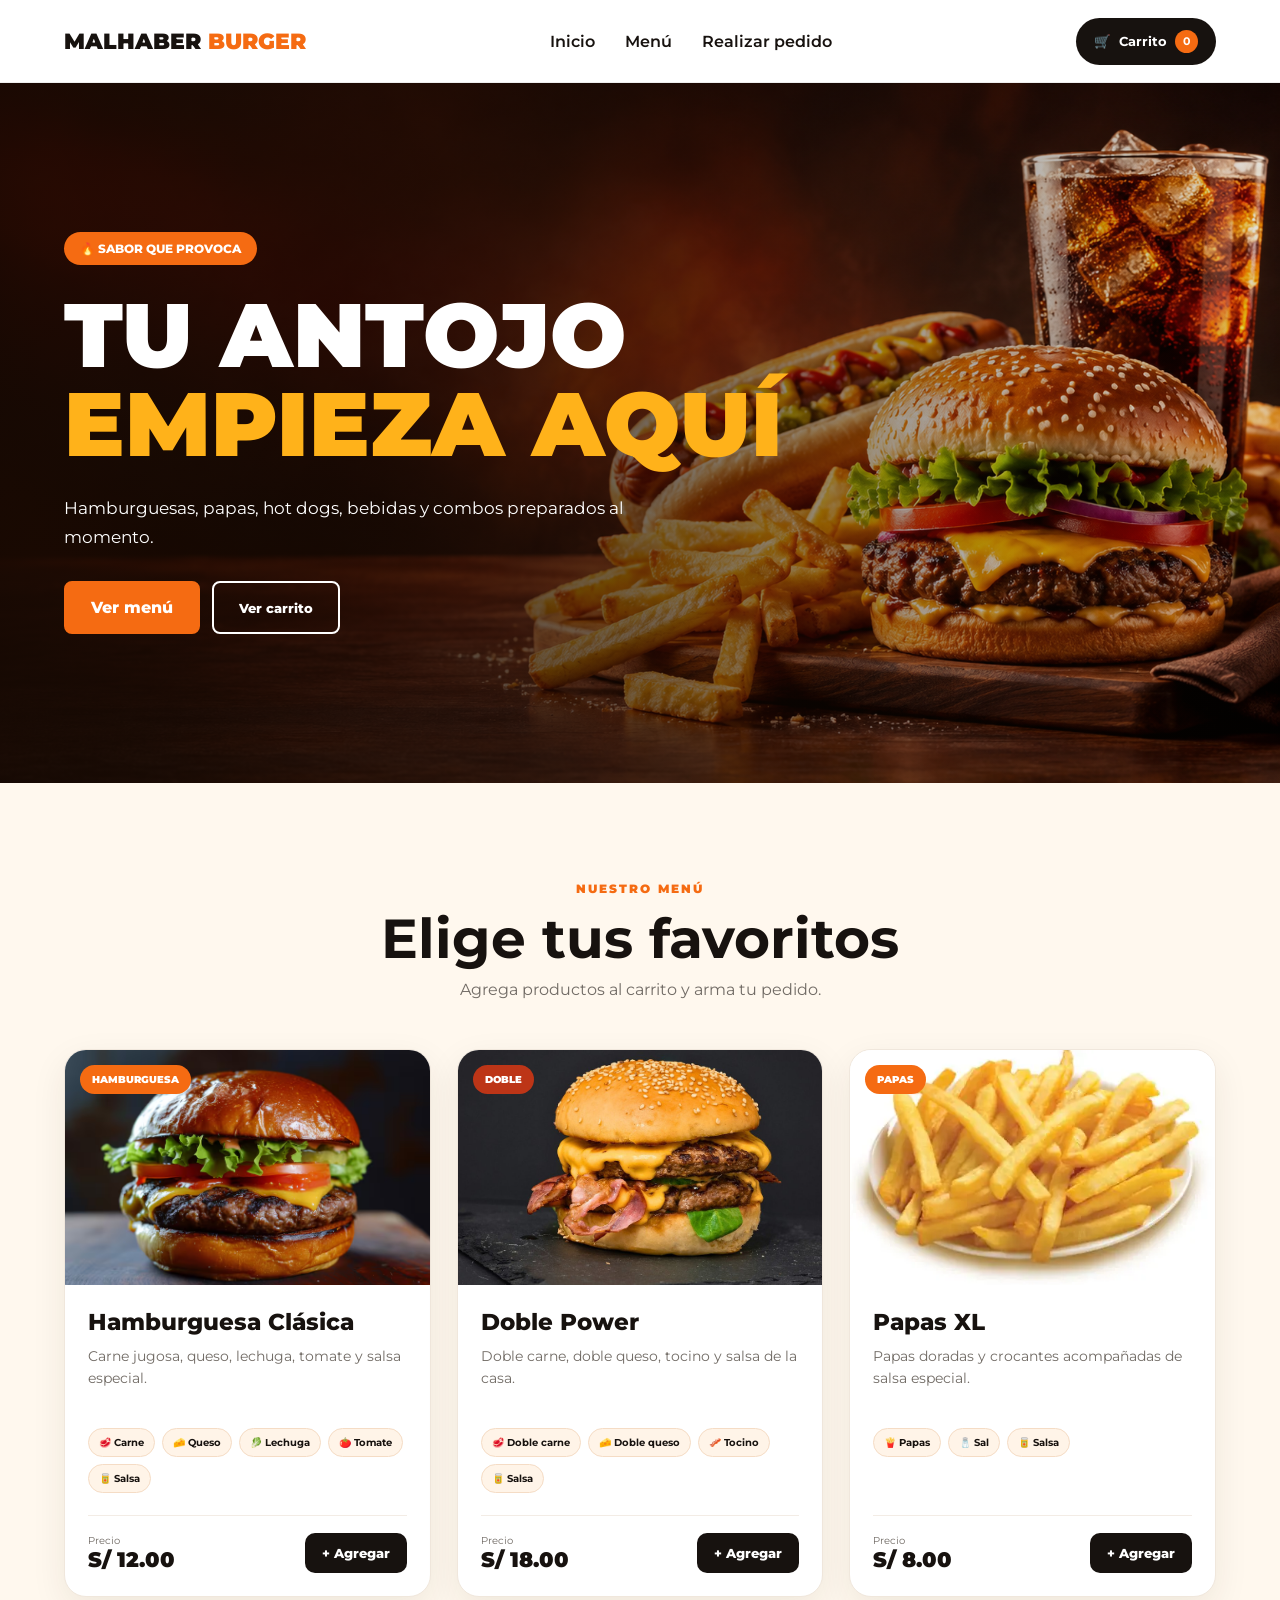
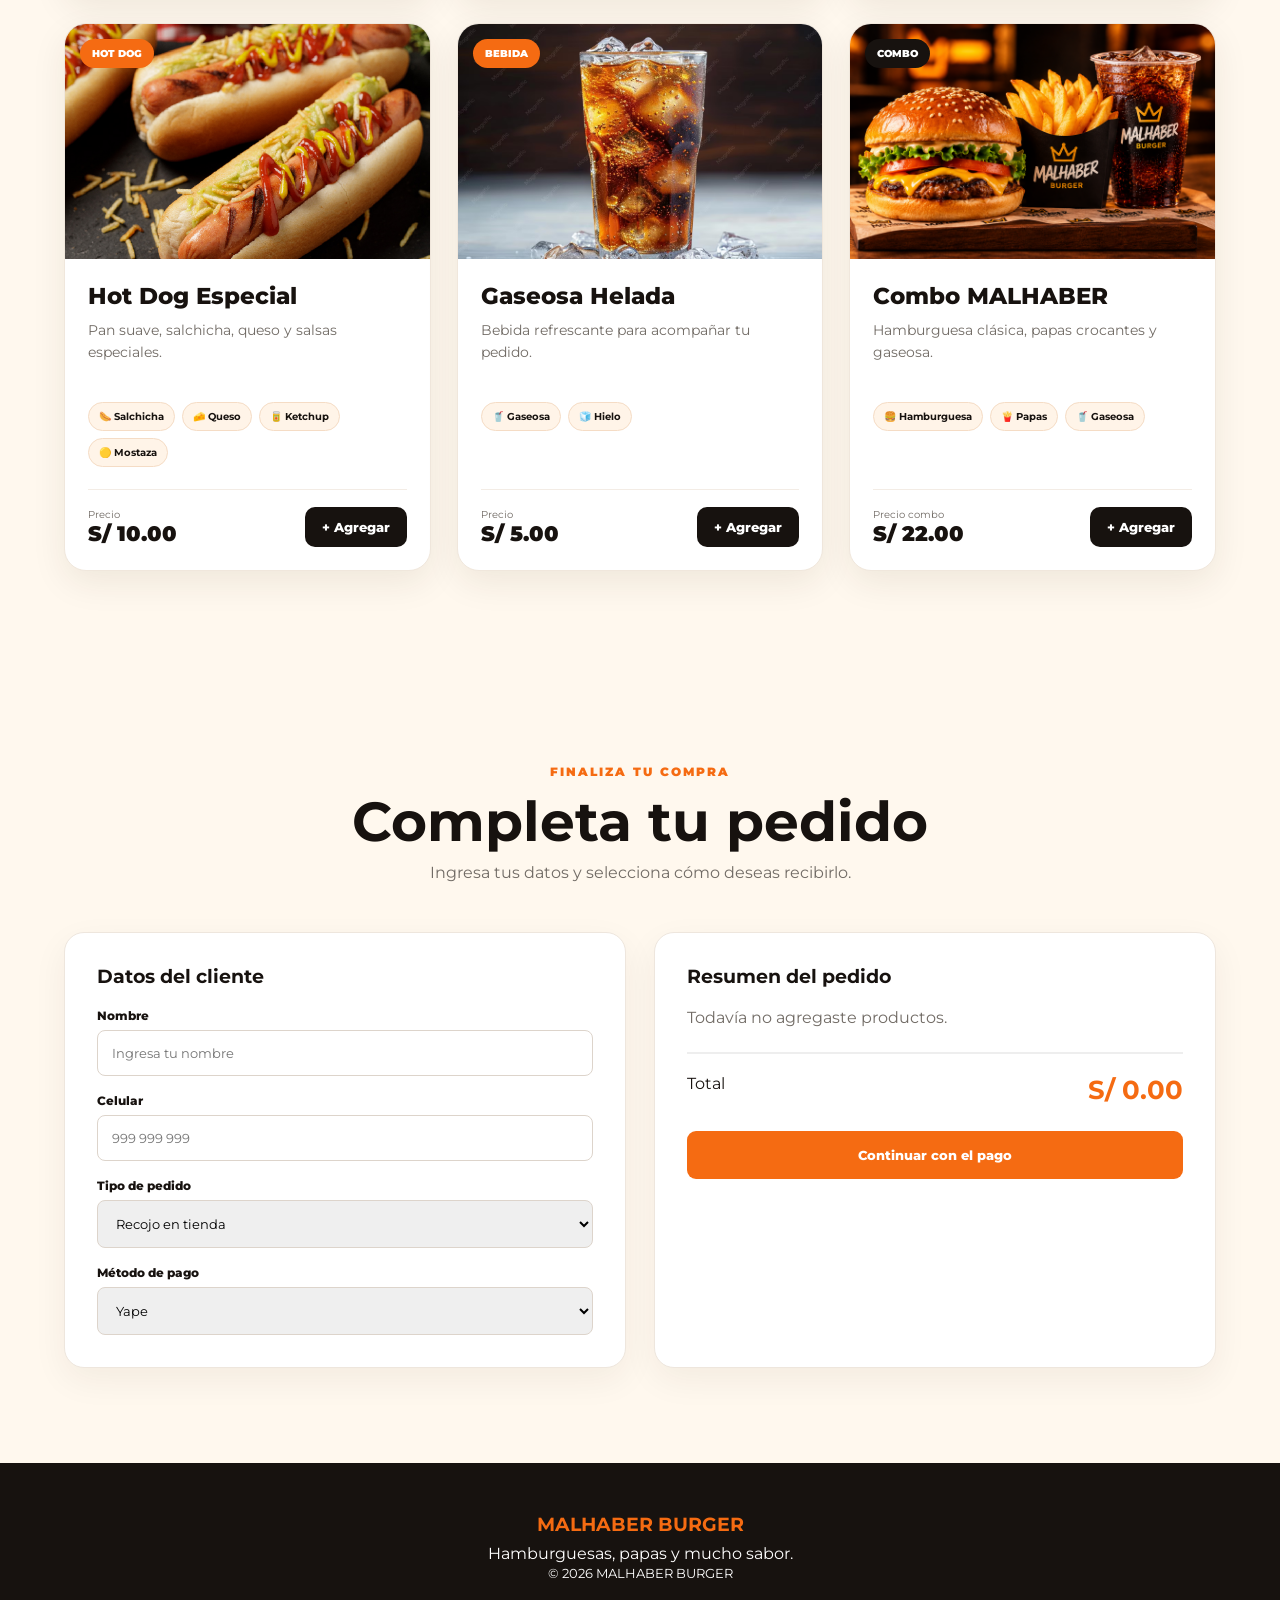
<file: index.html>
<!DOCTYPE html>
<html lang="es">

<head>
    <meta charset="UTF-8">

    <meta
        name="viewport"
        content="width=device-width, initial-scale=1.0">

    <title>
        MALHABER BURGER
    </title>

    <link
        rel="stylesheet"
        href="css/estilos.css">

    <link
        rel="preconnect"
        href="https://fonts.googleapis.com">

    <link
        rel="preconnect"
        href="https://fonts.gstatic.com"
        crossorigin>

    <link
        href="https://fonts.googleapis.com/css2?family=Montserrat:wght@400;500;600;700;800;900&display=swap"
        rel="stylesheet">
</head>


<body>


    <!-- =========================
         HEADER
    ========================== -->

    <header>

        <nav class="navbar">

            <a
                href="#inicio"
                class="logo">

                MALHABER
                <span>
                    BURGER
                </span>

            </a>


            <ul class="menu">

                <li>
                    <a href="#inicio">
                        Inicio
                    </a>
                </li>

                <li>
                    <a href="#menu-productos">
                        Menú
                    </a>
                </li>

                <li>
                    <a href="#pedido">
                        Realizar pedido
                    </a>
                </li>


                <!--
                    SOLO APARECE
                    CUANDO EL VENDEDOR
                    CONFIRMA EL PEDIDO
                -->

                <li
                    id="menu-mi-pedido"
                    class="oculto">

                    <a href="mi-pedido.html">
                        Mi pedido
                    </a>

                </li>

            </ul>


            <button
                class="btn-carrito"
                onclick="abrirCarrito()">

                🛒

                <span>
                    Carrito
                </span>

                <b id="contador-carrito">
                    0
                </b>

            </button>

        </nav>

    </header>



    <!-- =========================
         PORTADA
    ========================== -->

    <section
        id="inicio"
        class="hero">

        <div class="hero-overlay"></div>


        <div class="hero-contenido">

            <span class="hero-etiqueta">
                🔥 SABOR QUE PROVOCA
            </span>


            <h1>

                TU ANTOJO

                <span>
                    EMPIEZA AQUÍ
                </span>

            </h1>


            <p>

                Hamburguesas, papas, hot dogs,
                bebidas y combos preparados al momento.

            </p>


            <div class="hero-botones">

                <a
                    href="#menu-productos"
                    class="btn-naranja">

                    Ver menú

                </a>


                <button
                    class="btn-transparente"
                    onclick="abrirCarrito()">

                    Ver carrito

                </button>

            </div>

        </div>

    </section>



    <!-- =========================
         MENÚ DE PRODUCTOS
    ========================== -->

    <section
        id="menu-productos"
        class="seccion">

        <div class="titulo-seccion">

            <span>
                NUESTRO MENÚ
            </span>

            <h2>
                Elige tus favoritos
            </h2>

            <p>
                Agrega productos al carrito
                y arma tu pedido.
            </p>

        </div>


        <div class="productos">


            <!-- HAMBURGUESA CLÁSICA -->

            <article class="producto">

                <div class="producto-foto">

                    <img
                        src="IMAGENES/hamburguesa.png"
                        alt="Hamburguesa clásica">

                    <span class="badge">
                        Hamburguesa
                    </span>

                </div>


                <div class="producto-info">

                    <h3>
                        Hamburguesa Clásica
                    </h3>


                    <p class="descripcion">

                        Carne jugosa, queso,
                        lechuga, tomate
                        y salsa especial.

                    </p>


                    <div class="ingredientes">

                        <span>
                            🥩 Carne
                        </span>

                        <span>
                            🧀 Queso
                        </span>

                        <span>
                            🥬 Lechuga
                        </span>

                        <span>
                            🍅 Tomate
                        </span>

                        <span>
                            🥫 Salsa
                        </span>

                    </div>


                    <div class="producto-final">

                        <div class="precio">

                            <small>
                                Precio
                            </small>

                            <strong>
                                S/ 12.00
                            </strong>

                        </div>


                        <button
                            onclick="agregarProducto(
                                'Hamburguesa Clásica',
                                12
                            )">

                            + Agregar

                        </button>

                    </div>

                </div>

            </article>



            <!-- DOBLE POWER -->

            <article class="producto">

                <div class="producto-foto">

                    <img
                        src="IMAGENES/hamburguesadoble.png"
                        alt="Hamburguesa doble">

                    <span class="badge badge-rojo">
                        Doble
                    </span>

                </div>


                <div class="producto-info">

                    <h3>
                        Doble Power
                    </h3>


                    <p class="descripcion">

                        Doble carne,
                        doble queso,
                        tocino y salsa de la casa.

                    </p>


                    <div class="ingredientes">

                        <span>
                            🥩 Doble carne
                        </span>

                        <span>
                            🧀 Doble queso
                        </span>

                        <span>
                            🥓 Tocino
                        </span>

                        <span>
                            🥫 Salsa
                        </span>

                    </div>


                    <div class="producto-final">

                        <div class="precio">

                            <small>
                                Precio
                            </small>

                            <strong>
                                S/ 18.00
                            </strong>

                        </div>


                        <button
                            onclick="agregarProducto(
                                'Doble Power',
                                18
                            )">

                            + Agregar

                        </button>

                    </div>

                </div>

            </article>



            <!-- PAPAS -->

            <article class="producto">

                <div class="producto-foto">

                    <img
                        src="IMAGENES/papasfritas.png"
                        alt="Papas fritas">

                    <span class="badge">
                        Papas
                    </span>

                </div>


                <div class="producto-info">

                    <h3>
                        Papas XL
                    </h3>


                    <p class="descripcion">

                        Papas doradas y crocantes
                        acompañadas de salsa especial.

                    </p>


                    <div class="ingredientes">

                        <span>
                            🍟 Papas
                        </span>

                        <span>
                            🧂 Sal
                        </span>

                        <span>
                            🥫 Salsa
                        </span>

                    </div>


                    <div class="producto-final">

                        <div class="precio">

                            <small>
                                Precio
                            </small>

                            <strong>
                                S/ 8.00
                            </strong>

                        </div>


                        <button
                            onclick="agregarProducto(
                                'Papas XL',
                                8
                            )">

                            + Agregar

                        </button>

                    </div>

                </div>

            </article>



            <!-- HOT DOG -->

            <article class="producto">

                <div class="producto-foto">

                    <img
                        src="IMAGENES/perroscalientes.png"
                        alt="Hot dog">

                    <span class="badge">
                        Hot Dog
                    </span>

                </div>


                <div class="producto-info">

                    <h3>
                        Hot Dog Especial
                    </h3>


                    <p class="descripcion">

                        Pan suave,
                        salchicha,
                        queso y salsas especiales.

                    </p>


                    <div class="ingredientes">

                        <span>
                            🌭 Salchicha
                        </span>

                        <span>
                            🧀 Queso
                        </span>

                        <span>
                            🥫 Ketchup
                        </span>

                        <span>
                            🟡 Mostaza
                        </span>

                    </div>


                    <div class="producto-final">

                        <div class="precio">

                            <small>
                                Precio
                            </small>

                            <strong>
                                S/ 10.00
                            </strong>

                        </div>


                        <button
                            onclick="agregarProducto(
                                'Hot Dog Especial',
                                10
                            )">

                            + Agregar

                        </button>

                    </div>

                </div>

            </article>



            <!-- GASEOSA -->

            <article class="producto">

                <div class="producto-foto">

                    <img
                        src="IMAGENES/vasodegaseosa.png"
                        alt="Gaseosa">

                    <span class="badge">
                        Bebida
                    </span>

                </div>


                <div class="producto-info">

                    <h3>
                        Gaseosa Helada
                    </h3>


                    <p class="descripcion">

                        Bebida refrescante
                        para acompañar tu pedido.

                    </p>


                    <div class="ingredientes">

                        <span>
                            🥤 Gaseosa
                        </span>

                        <span>
                            🧊 Hielo
                        </span>

                    </div>


                    <div class="producto-final">

                        <div class="precio">

                            <small>
                                Precio
                            </small>

                            <strong>
                                S/ 5.00
                            </strong>

                        </div>


                        <button
                            onclick="agregarProducto(
                                'Gaseosa Helada',
                                5
                            )">

                            + Agregar

                        </button>

                    </div>

                </div>

            </article>



            <!-- COMBO -->

            <article class="producto">

                <div class="producto-foto">

                    <img
                        src="IMAGENES/combo-malhaber.png"
                        alt="Combo MALHABER">

                    <span class="badge badge-combo">
                        Combo
                    </span>

                </div>


                <div class="producto-info">

                    <h3>
                        Combo MALHABER
                    </h3>


                    <p class="descripcion">

                        Hamburguesa clásica,
                        papas crocantes
                        y gaseosa.

                    </p>


                    <div class="ingredientes">

                        <span>
                            🍔 Hamburguesa
                        </span>

                        <span>
                            🍟 Papas
                        </span>

                        <span>
                            🥤 Gaseosa
                        </span>

                    </div>


                    <div class="producto-final">

                        <div class="precio">

                            <small>
                                Precio combo
                            </small>

                            <strong>
                                S/ 22.00
                            </strong>

                        </div>


                        <button
                            onclick="agregarProducto(
                                'Combo MALHABER',
                                22
                            )">

                            + Agregar

                        </button>

                    </div>

                </div>

            </article>


        </div>

    </section>



    <!-- =========================
         REALIZAR PEDIDO
    ========================== -->

    <section
        id="pedido"
        class="seccion">

        <div class="titulo-seccion">

            <span>
                FINALIZA TU COMPRA
            </span>

            <h2>
                Completa tu pedido
            </h2>

            <p>
                Ingresa tus datos y selecciona
                cómo deseas recibirlo.
            </p>

        </div>


        <div class="pedido-grid">


            <!-- DATOS CLIENTE -->

            <div class="panel">

                <h3>
                    Datos del cliente
                </h3>


                <label for="nombre">
                    Nombre
                </label>

                <input
                    type="text"
                    id="nombre"
                    placeholder="Ingresa tu nombre">


                <label for="celular">
                    Celular
                </label>

                <input
                    type="tel"
                    id="celular"
                    placeholder="999 999 999">


                <label for="tipoPedido">
                    Tipo de pedido
                </label>

                <select
                    id="tipoPedido"
                    onchange="cambiarTipoPedido()">

                    <option value="Recojo">
                        Recojo en tienda
                    </option>

                    <option value="Delivery">
                        Delivery
                    </option>

                </select>


                <div
                    id="contenedor-direccion"
                    class="oculto">

                    <label for="direccion">
                        Dirección
                    </label>

                    <input
                        type="text"
                        id="direccion"
                        placeholder="Ingresa tu dirección">

                </div>


                <label for="metodoPago">
                    Método de pago
                </label>

                <select id="metodoPago">

                    <option value="Yape">
                        Yape
                    </option>

                    <option value="Efectivo">
                        Efectivo
                    </option>

                </select>

            </div>



            <!-- RESUMEN -->

            <div class="panel">

                <h3>
                    Resumen del pedido
                </h3>


                <div id="resumen-pedido">

                    <p class="mensaje-vacio">

                        Todavía no agregaste
                        productos.

                    </p>

                </div>


                <div class="total-pedido">

                    <span>
                        Total
                    </span>

                    <strong id="total-resumen">
                        S/ 0.00
                    </strong>

                </div>


                <button
                    class="btn-finalizar"
                    onclick="finalizarPedido()">

                    Continuar con el pago

                </button>

            </div>

        </div>

    </section>



    <!-- =========================
         CARRITO
    ========================== -->

    <div
        id="modal-carrito"
        class="modal">

        <div class="modal-contenido">

            <button
                class="btn-cerrar"
                onclick="cerrarCarrito()">

                ×

            </button>


            <h2>
                🛒 Tu carrito
            </h2>


            <div id="productos-carrito"></div>


            <div class="total-modal">

                <span>
                    Total
                </span>

                <strong id="total-carrito">
                    S/ 0.00
                </strong>

            </div>


            <button
                class="btn-finalizar"
                onclick="irFinalizarPedido()">

                Finalizar pedido

            </button>

        </div>

    </div>



    <!-- =========================
         YAPE
    ========================== -->

    <div
        id="modal-yape"
        class="modal">

        <div class="modal-contenido yape">

            <button
                class="btn-cerrar"
                onclick="cerrarYape()">

                ×

            </button>


            <div class="yape-marca">
                YAPE
            </div>


            <h2>
                Realiza tu pago
            </h2>


            <p class="texto-secundario">

                Escanea el QR
                desde tu aplicación Yape.

            </p>


            <img
                src="IMAGENES/yape-qr.png"
                alt="QR de Yape"
                class="qr-yape">


            <p class="texto-total">
                MONTO A PAGAR
            </p>


            <strong id="monto-yape">
                S/ 0.00
            </strong>


            <div class="aviso-pago">

                <span>
                    ⚠️
                </span>

                <p>

                    Luego de realizar el pago,
                    envía tu solicitud para que
                    el vendedor pueda verificarla.

                </p>

            </div>


            <button
                class="btn-yape"
                onclick="enviarPagoVerificacion()">

                ENVIAR PAGO PARA VERIFICACIÓN

            </button>

        </div>

    </div>



    <!-- =========================
         VERIFICACIÓN
    ========================== -->

    <div
        id="modal-verificacion"
        class="modal">

        <div class="modal-contenido verificacion">

            <div
                id="icono-verificacion"
                class="icono-verificacion">

                ⏳

            </div>


            <h2 id="titulo-verificacion">

                Pedido enviado para verificación

            </h2>


            <p id="mensaje-verificacion">

                Estamos revisando tu pedido.
                Por favor espera mientras
                el vendedor lo confirma.

            </p>


            <div
                id="loader-verificacion"
                class="loader-verificacion">

                <span></span>
                <span></span>
                <span></span>

            </div>


            <div class="codigo-cliente">

                Pedido

                <strong id="codigo-cliente">
                    MB-00000
                </strong>

            </div>


            <!--
                ESTE BOTÓN SOLO
                APARECERÁ DESPUÉS
                DE LA CONFIRMACIÓN
            -->

            <a
                href="mi-pedido.html"
                id="btn-ver-mi-pedido"
                class="btn-ver-mi-pedido oculto">

                VER MI PEDIDO

            </a>

        </div>

    </div>



    <!-- =========================
         TICKET
    ========================== -->

    <div
        id="modal-ticket"
        class="modal">

        <div class="ticket">

            <button
                class="btn-cerrar-ticket no-imprimir"
                onclick="cerrarTicket()">

                ×

            </button>


            <div id="contenido-ticket"></div>


            <button
                class="btn-imprimir no-imprimir"
                onclick="window.print()">

                🖨 Imprimir ticket

            </button>


            <button
                class="btn-nuevo no-imprimir"
                onclick="nuevoPedido()">

                Nuevo pedido

            </button>

        </div>

    </div>



    <!-- =========================
         FOOTER
    ========================== -->

    <footer>

        <h3>
            MALHABER BURGER
        </h3>

        <p>
            Hamburguesas, papas
            y mucho sabor.
        </p>

        <small>
            © 2026 MALHABER BURGER
        </small>

    </footer>



    <div id="notificacion"></div>


    <script src="js/script.js"></script>

</body>

</html>
</file>
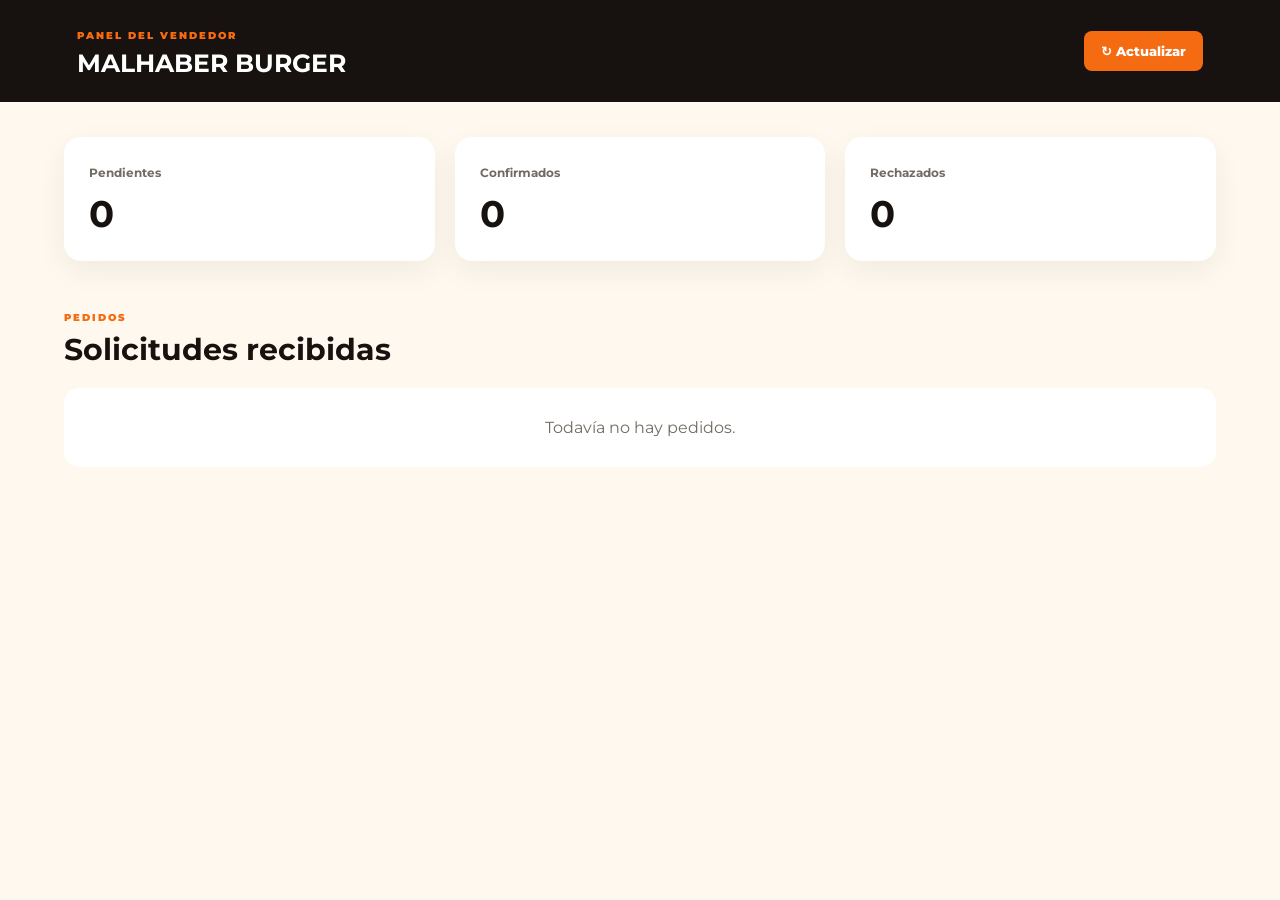
<file: admin.html>
<!DOCTYPE html>
<html lang="es">

<head>
    <meta charset="UTF-8">

    <meta name="viewport"
        content="width=device-width, initial-scale=1.0">

    <title>
        Panel vendedor | MALHABER BURGER
    </title>

    <link rel="stylesheet"
        href="css/admin.css">

    <link rel="preconnect"
        href="https://fonts.googleapis.com">

    <link rel="preconnect"
        href="https://fonts.gstatic.com"
        crossorigin>

    <link
        href="https://fonts.googleapis.com/css2?family=Montserrat:wght@400;500;600;700;800;900&display=swap"
        rel="stylesheet">
</head>

<body>

    <header class="admin-header">

        <div>

            <span>
                PANEL DEL VENDEDOR
            </span>

            <h1>
                MALHABER BURGER
            </h1>

        </div>

        <button
            onclick="actualizarPedidos()">

            ↻ Actualizar

        </button>

    </header>


    <main>

        <section class="estadisticas">

            <article>

                <span>
                    Pendientes
                </span>

                <strong id="contador-pendientes">
                    0
                </strong>

            </article>


            <article>

                <span>
                    Confirmados
                </span>

                <strong id="contador-confirmados">
                    0
                </strong>

            </article>


            <article>

                <span>
                    Rechazados
                </span>

                <strong id="contador-rechazados">
                    0
                </strong>

            </article>

        </section>


        <section>

            <div class="seccion-titulo">

                <span>
                    PEDIDOS
                </span>

                <h2>
                    Solicitudes recibidas
                </h2>

            </div>

            <div id="lista-pedidos"></div>

        </section>

    </main>


    <script src="js/admin.js"></script>

</body>

</html>
</file>
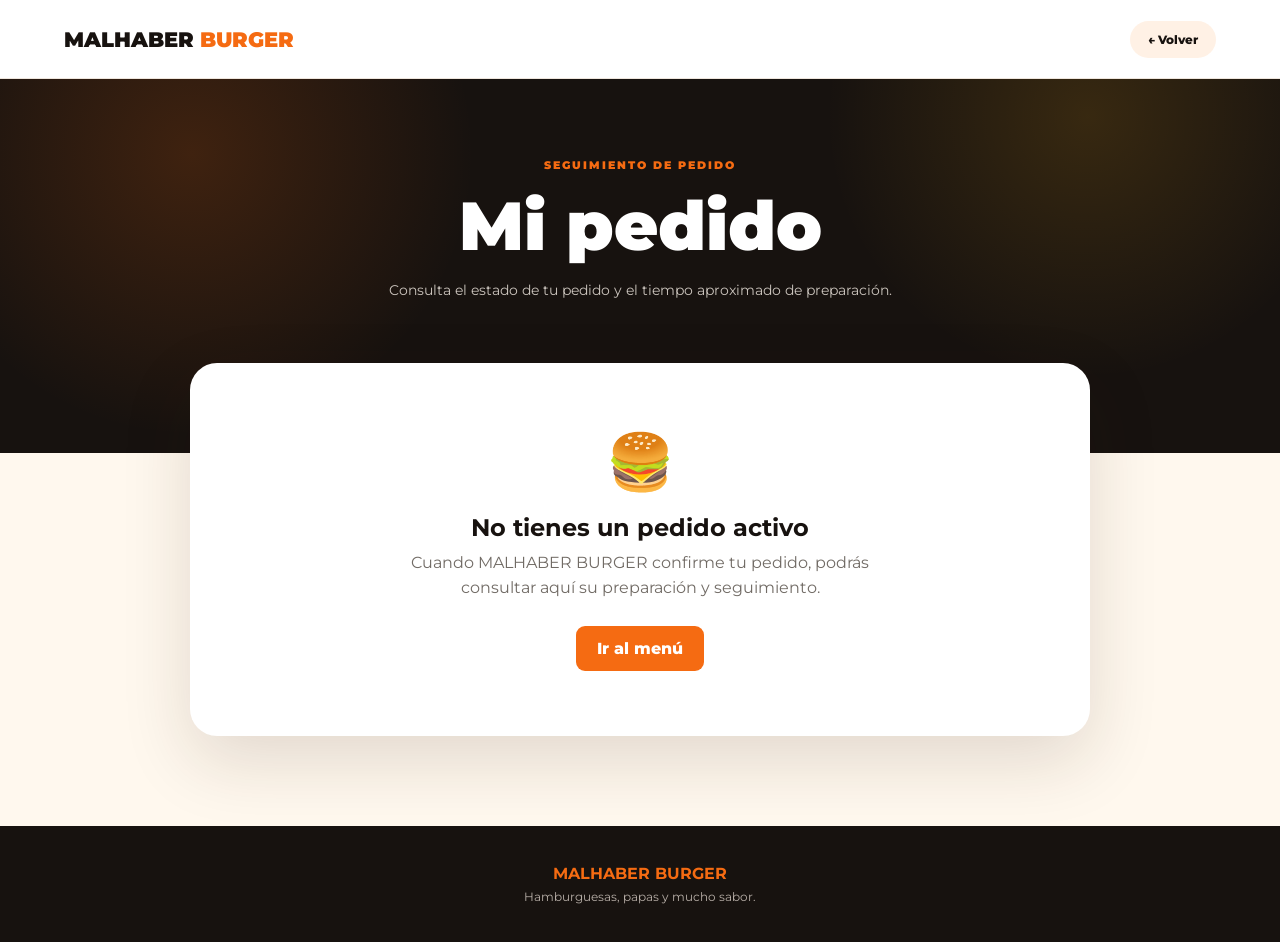
<file: mi-pedido.html>
<!DOCTYPE html>
<html lang="es">

<head>
    <meta charset="UTF-8">

    <meta
        name="viewport"
        content="width=device-width, initial-scale=1.0">

    <title>
        Mi pedido | MALHABER BURGER
    </title>

    <link
        rel="stylesheet"
        href="css/mi-pedido.css">

    <link
        rel="preconnect"
        href="https://fonts.googleapis.com">

    <link
        rel="preconnect"
        href="https://fonts.gstatic.com"
        crossorigin>

    <link
        href="https://fonts.googleapis.com/css2?family=Montserrat:wght@400;500;600;700;800;900&display=swap"
        rel="stylesheet">
</head>

<body>

    <header>

        <nav class="navbar">

            <a
                href="index.html"
                class="logo">

                MALHABER
                <span>BURGER</span>

            </a>


            <a
                href="index.html"
                class="btn-volver">

                ← Volver

            </a>

        </nav>

    </header>


    <section class="hero">

        <div class="hero-contenido">

            <span>
                SEGUIMIENTO DE PEDIDO
            </span>

            <h1>
                Mi pedido
            </h1>

            <p>
                Consulta el estado de tu pedido
                y el tiempo aproximado de preparación.
            </p>

        </div>

    </section>


    <main>

        <div id="contenedor-pedido">

            <div class="cargando">

                <div class="spinner"></div>

                <h2>
                    Consultando tu pedido...
                </h2>

            </div>

        </div>

    </main>


    <footer>

        <strong>
            MALHABER BURGER
        </strong>

        <p>
            Hamburguesas, papas y mucho sabor.
        </p>

    </footer>


    <script src="js/mi-pedido.js"></script>

</body>

</html>
</file>
<file: css/estilos.css>
* {
    margin: 0;
    padding: 0;
    box-sizing: border-box;
}

:root {
    --negro: #17120f;
    --naranja: #f56b12;
    --naranja-oscuro: #d94e00;
    --amarillo: #ffb21a;
    --crema: #fff8ee;
    --gris: #716b65;
    --blanco: #ffffff;
    --verde: #159447;
    --rojo: #c0392b;
    --morado: #7427a8;
}

html {
    scroll-behavior: smooth;
}

body {
    font-family: "Montserrat", sans-serif;
    background: var(--crema);
    color: var(--negro);
}

.oculto {
    display: none !important;
}


/* HEADER */

header {
    position: sticky;
    top: 0;
    z-index: 1000;

    background: rgba(255,255,255,.97);

    border-bottom: 1px solid #eee;
}

.navbar {
    width: 90%;
    max-width: 1280px;
    height: 82px;

    margin: auto;

    display: flex;
    justify-content: space-between;
    align-items: center;
}

.logo {
    color: var(--negro);
    text-decoration: none;

    font-size: 22px;
    font-weight: 900;
}

.logo span {
    color: var(--naranja);
}

.menu {
    display: flex;
    gap: 30px;

    list-style: none;
}

.menu a {
    color: var(--negro);
    text-decoration: none;

    font-weight: 600;
}

.menu a:hover {
    color: var(--naranja);
}

.btn-carrito {
    display: flex;
    align-items: center;
    gap: 8px;

    border: none;

    background: var(--negro);
    color: white;

    padding: 12px 18px;

    border-radius: 30px;

    cursor: pointer;

    font-family: inherit;
    font-weight: 700;
}

#contador-carrito {
    width: 23px;
    height: 23px;

    display: flex;
    justify-content: center;
    align-items: center;

    border-radius: 50%;

    background: var(--naranja);

    font-size: 11px;
}


/* HERO */

.hero {
    position: relative;

    min-height: 700px;

    display: flex;
    align-items: center;

    background: url("../IMAGENES/fondo.png");

    background-size: cover;
    background-position: center;
}

.hero-overlay {
    position: absolute;
    inset: 0;

    background:
        linear-gradient(
            90deg,
            rgba(20,8,2,.90),
            rgba(20,8,2,.60),
            rgba(20,8,2,.10)
        );
}

.hero-contenido {
    position: relative;
    z-index: 2;

    width: 90%;
    max-width: 1280px;

    margin: auto;

    color: white;
}

.hero-etiqueta {
    display: inline-block;

    background: var(--naranja);

    padding: 9px 16px;

    border-radius: 30px;

    font-size: 12px;
    font-weight: 800;
}

.hero h1 {
    max-width: 750px;

    margin: 25px 0;

    font-size: clamp(48px, 7vw, 90px);

    line-height: 1;

    font-weight: 900;
}

.hero h1 span {
    display: block;

    color: var(--amarillo);
}

.hero p {
    max-width: 600px;

    margin-bottom: 30px;

    font-size: 17px;

    line-height: 1.7;
}

.hero-botones {
    display: flex;
    gap: 12px;

    flex-wrap: wrap;
}

.btn-naranja,
.btn-transparente {
    padding: 15px 25px;

    border-radius: 8px;

    font-family: inherit;
    font-weight: 800;

    cursor: pointer;

    transition: .25s;
}

.btn-naranja {
    background: var(--naranja);
    color: white;

    border: 2px solid var(--naranja);

    text-decoration: none;
}

.btn-naranja:hover {
    background: var(--naranja-oscuro);
}

.btn-transparente {
    background: transparent;
    color: white;

    border: 2px solid white;
}

.btn-transparente:hover {
    background: white;
    color: var(--negro);
}


/* SECCIONES */

.seccion {
    width: 90%;
    max-width: 1280px;

    margin: auto;

    padding: 95px 0;
}

.titulo-seccion {
    text-align: center;

    margin-bottom: 50px;
}

.titulo-seccion > span {
    color: var(--naranja);

    font-size: 12px;

    font-weight: 900;

    letter-spacing: 2px;
}

.titulo-seccion h2 {
    margin: 8px 0;

    font-size: clamp(35px, 5vw, 55px);
}

.titulo-seccion p {
    color: var(--gris);
}


/* PRODUCTOS */

.productos {
    display: grid;

    grid-template-columns: repeat(3, 1fr);

    gap: 26px;
}

.producto {
    display: flex;
    flex-direction: column;

    background: white;

    border-radius: 22px;

    overflow: hidden;

    border: 1px solid #f0e7dc;

    box-shadow:
        0 12px 35px
        rgba(55,34,17,.08);

    transition: .3s;
}

.producto:hover {
    transform: translateY(-8px);

    box-shadow:
        0 22px 45px
        rgba(55,34,17,.13);
}

.producto-foto {
    position: relative;

    height: 235px;

    overflow: hidden;

    background: #f8e6d0;
}

.producto-foto img {
    width: 100%;
    height: 100%;

    object-fit: cover;

    display: block;

    transition: .35s;
}

.producto:hover .producto-foto img {
    transform: scale(1.04);
}

.badge {
    position: absolute;

    top: 15px;
    left: 15px;

    padding: 8px 12px;

    border-radius: 30px;

    background: var(--naranja);

    color: white;

    font-size: 10px;

    font-weight: 900;

    text-transform: uppercase;
}

.badge-rojo {
    background: #bd3517;
}

.badge-combo {
    background: var(--negro);
}

.producto-info {
    flex: 1;

    display: flex;
    flex-direction: column;

    padding: 23px;
}

.producto-info h3 {
    margin-bottom: 9px;

    font-size: 23px;

    font-weight: 800;
}

.descripcion {
    min-height: 65px;

    color: var(--gris);

    font-size: 14px;

    line-height: 1.6;
}

.ingredientes {
    display: flex;
    flex-wrap: wrap;

    gap: 7px;

    margin: 18px 0 22px;
}

.ingredientes span {
    padding: 7px 10px;

    background: #fff4e8;

    border: 1px solid #f5dcc5;

    border-radius: 30px;

    font-size: 10px;

    font-weight: 700;
}

.producto-final {
    margin-top: auto;

    padding-top: 17px;

    display: flex;

    justify-content: space-between;

    align-items: center;

    border-top: 1px solid #f3ece5;
}

.precio {
    display: flex;
    flex-direction: column;
}

.precio small {
    color: var(--gris);

    font-size: 10px;
}

.precio strong {
    font-size: 21px;

    font-weight: 900;
}

.producto-final button {
    border: none;

    background: var(--negro);

    color: white;

    padding: 12px 17px;

    border-radius: 10px;

    font-family: inherit;

    font-weight: 800;

    cursor: pointer;
}

.producto-final button:hover {
    background: var(--naranja);
}


/* PEDIDO */

.pedido-grid {
    display: grid;

    grid-template-columns: 1fr 1fr;

    gap: 28px;
}

.panel {
    background: white;

    padding: 32px;

    border-radius: 20px;

    border: 1px solid #eee6dd;

    box-shadow:
        0 12px 35px
        rgba(55,34,17,.06);
}

.panel h3 {
    margin-bottom: 20px;
}

.panel label {
    display: block;

    margin: 17px 0 7px;

    font-size: 12px;

    font-weight: 800;
}

.panel input,
.panel select {
    width: 100%;

    padding: 14px;

    border: 1px solid #ddd4cb;

    border-radius: 8px;

    font-family: inherit;

    outline: none;
}

.panel input:focus,
.panel select:focus {
    border-color: var(--naranja);
}


/* RESUMEN */

.item-resumen {
    display: flex;

    justify-content: space-between;

    gap: 15px;

    padding: 14px 0;

    border-bottom: 1px solid #eee;
}

.mensaje-vacio {
    color: var(--gris);
}

.total-pedido,
.total-modal {
    display: flex;

    justify-content: space-between;

    margin: 25px 0;

    padding-top: 20px;

    border-top: 2px solid #eee;
}

.total-pedido strong,
.total-modal strong {
    color: var(--naranja);

    font-size: 26px;
}

.btn-finalizar {
    width: 100%;

    padding: 16px;

    border: none;

    border-radius: 9px;

    background: var(--naranja);

    color: white;

    font-family: inherit;

    font-weight: 800;

    cursor: pointer;
}


/* MODAL */

.modal {
    position: fixed;

    inset: 0;

    z-index: 5000;

    display: none;

    align-items: center;
    justify-content: center;

    padding: 20px;

    background: rgba(0,0,0,.72);

    backdrop-filter: blur(5px);
}

.modal.activo {
    display: flex;
}

.modal-contenido {
    position: relative;

    width: min(560px, 100%);

    max-height: 90vh;

    overflow-y: auto;

    padding: 32px;

    background: white;

    border-radius: 20px;
}

.btn-cerrar {
    position: absolute;

    top: 10px;
    right: 15px;

    border: none;

    background: transparent;

    font-size: 30px;

    cursor: pointer;
}


/* CARRITO */

.item-carrito {
    display: grid;

    grid-template-columns: 1fr auto;

    align-items: center;

    gap: 15px;

    padding: 15px 0;

    border-bottom: 1px solid #eee;
}

.item-carrito-info p {
    color: var(--gris);

    font-size: 12px;
}

.item-carrito-subtotal {
    margin-top: 5px;

    color: var(--naranja);

    font-size: 12px;

    font-weight: 800;
}

.controles {
    display: flex;

    align-items: center;

    gap: 7px;
}

.controles button {
    width: 30px;
    height: 30px;

    border: none;

    background: var(--negro);

    color: white;

    border-radius: 6px;

    cursor: pointer;
}

.controles .eliminar {
    width: auto;

    padding: 0 9px;

    background: #d83d30;
}


/* YAPE */

.yape {
    text-align: center;
}

.yape-marca {
    display: inline-block;

    margin-bottom: 12px;

    padding: 7px 18px;

    border-radius: 30px;

    background: var(--morado);

    color: white;

    font-weight: 900;
}

.texto-secundario {
    color: var(--gris);

    margin-top: 6px;

    font-size: 13px;
}

.qr-yape {
    width: min(285px, 85%);

    display: block;

    margin: 22px auto;

    border: 8px solid white;

    border-radius: 12px;

    box-shadow:
        0 10px 30px
        rgba(0,0,0,.13);
}

.texto-total {
    font-size: 11px;

    color: var(--gris);

    font-weight: 800;

    letter-spacing: 1px;
}

#monto-yape {
    display: block;

    margin: 6px 0 20px;

    color: var(--morado);

    font-size: 36px;
}

.aviso-pago {
    display: flex;

    gap: 10px;

    text-align: left;

    background: #fff8e8;

    border: 1px solid #ffe1a0;

    padding: 13px;

    border-radius: 10px;

    margin-bottom: 18px;
}

.aviso-pago p {
    font-size: 11px;

    color: #685633;

    line-height: 1.5;
}

.btn-yape {
    width: 100%;

    padding: 15px;

    border: none;

    border-radius: 10px;

    background: var(--morado);

    color: white;

    font-family: inherit;

    font-weight: 800;

    cursor: pointer;
}


/* VERIFICACIÓN */

.verificacion {
    text-align: center;

    max-width: 470px;
}

.icono-verificacion {
    font-size: 60px;

    margin-bottom: 15px;
}

.verificacion h2 {
    margin-bottom: 12px;
}

.verificacion > p {
    color: var(--gris);

    line-height: 1.6;
}

.loader-verificacion {
    display: flex;

    justify-content: center;

    gap: 8px;

    margin: 25px 0;
}

.loader-verificacion span {
    width: 10px;
    height: 10px;

    background: var(--naranja);

    border-radius: 50%;

    animation:
        esperando
        .8s infinite alternate;
}

.loader-verificacion span:nth-child(2) {
    animation-delay: .2s;
}

.loader-verificacion span:nth-child(3) {
    animation-delay: .4s;
}

@keyframes esperando {

    from {
        opacity: .25;
        transform: translateY(0);
    }

    to {
        opacity: 1;
        transform: translateY(-8px);
    }

}

.codigo-cliente {
    background: #faf6f0;

    border: 1px dashed #d8c7b8;

    padding: 13px;

    border-radius: 9px;

    font-size: 12px;
}

.codigo-cliente strong {
    display: block;

    margin-top: 4px;

    font-size: 20px;
}

.estado-confirmado {
    color: var(--verde) !important;
}

.estado-rechazado {
    color: var(--rojo) !important;
}


/* SEGUIMIENTO */

.seguimiento-seccion {
    padding-top: 80px;
}

#contenedor-seguimiento {
    max-width: 820px;

    margin: auto;
}

.seguimiento-card {
    background: white;

    border-radius: 22px;

    padding: 30px;

    border: 1px solid #eee2d5;

    box-shadow:
        0 12px 35px
        rgba(55,34,17,.08);
}

.seguimiento-cabecera {
    display: flex;

    justify-content: space-between;

    align-items: flex-start;

    gap: 20px;

    margin-bottom: 25px;
}

.seguimiento-codigo {
    color: var(--naranja);

    font-size: 12px;

    font-weight: 900;

    letter-spacing: 1px;
}

.seguimiento-cabecera h3 {
    margin-top: 5px;

    font-size: 25px;
}

.estado-pedido-cliente {
    padding: 8px 14px;

    border-radius: 30px;

    background: #fff1d2;

    color: #9b6400;

    font-size: 11px;

    font-weight: 900;
}

.info-seguimiento {
    display: grid;

    grid-template-columns: repeat(2,1fr);

    gap: 15px;

    margin-bottom: 25px;
}

.info-seguimiento div {
    background: #faf6f0;

    border-radius: 12px;

    padding: 15px;
}

.info-seguimiento small {
    display: block;

    color: #888;

    margin-bottom: 4px;
}

.tiempo-estimado {
    background: #fff4e8;

    border: 1px solid #ffd3ac;

    padding: 18px;

    border-radius: 12px;

    text-align: center;

    margin-bottom: 30px;
}

.tiempo-estimado span {
    display: block;

    color: #85603f;

    font-size: 11px;
}

.tiempo-estimado strong {
    display: block;

    margin-top: 5px;

    color: var(--naranja);

    font-size: 28px;
}

.paso {
    display: flex;

    gap: 15px;

    position: relative;

    padding-bottom: 28px;
}

.paso:not(:last-child)::after {
    content: "";

    position: absolute;

    left: 17px;
    top: 35px;

    width: 2px;

    height: calc(100% - 10px);

    background: #e5ddd5;
}

.paso-icono {
    width: 36px;
    height: 36px;

    flex-shrink: 0;

    display: flex;
    align-items: center;
    justify-content: center;

    position: relative;

    z-index: 2;

    border-radius: 50%;

    background: #eee;

    font-size: 15px;
}

.paso.completado .paso-icono {
    background: var(--verde);

    color: white;
}

.paso.activo .paso-icono {
    background: var(--naranja);

    color: white;
}

.paso-texto h4 {
    margin-bottom: 4px;
}

.paso-texto p {
    color: #888;

    font-size: 12px;

    line-height: 1.5;
}


/* TICKET */

.ticket {
    position: relative;

    width: min(410px,100%);

    padding: 35px;

    background: white;

    color: #111;

    font-family:
        "Courier New",
        monospace;
}

.btn-cerrar-ticket {
    position: absolute;

    top: 5px;
    right: 10px;

    border: none;

    background: transparent;

    font-size: 28px;

    cursor: pointer;
}

.ticket-centro {
    text-align: center;
}

.ticket-linea {
    border-top: 1px dashed #333;

    margin: 15px 0;
}

.ticket-producto,
.ticket-total {
    display: flex;

    justify-content: space-between;

    gap: 10px;

    margin: 8px 0;
}

.ticket-total {
    font-size: 18px;

    font-weight: bold;
}

.btn-imprimir,
.btn-nuevo {
    width: 100%;

    margin-top: 13px;

    padding: 13px;

    border: none;

    border-radius: 7px;

    font-family: inherit;

    font-weight: 700;

    cursor: pointer;
}

.btn-imprimir {
    background: var(--negro);

    color: white;
}

.btn-nuevo {
    background: var(--naranja);

    color: white;
}


/* NOTIFICACIÓN */

#notificacion {
    position: fixed;

    right: 25px;
    bottom: 25px;

    z-index: 8000;

    padding: 14px 20px;

    border-radius: 10px;

    background: var(--negro);

    color: white;

    opacity: 0;

    visibility: hidden;

    transform: translateY(15px);

    transition: .25s;
}

#notificacion.visible {
    opacity: 1;

    visibility: visible;

    transform: translateY(0);
}


/* FOOTER */

footer {
    padding: 50px 20px;

    text-align: center;

    background: var(--negro);

    color: white;
}

footer h3 {
    color: var(--naranja);

    margin-bottom: 8px;
}


/* RESPONSIVE */

@media(max-width: 950px) {

    .productos {
        grid-template-columns: repeat(2,1fr);
    }

    .pedido-grid {
        grid-template-columns: 1fr;
    }

}

@media(max-width: 700px) {

    .menu {
        display: none;
    }

    .productos {
        grid-template-columns: 1fr;
    }

    .hero {
        min-height: 620px;
    }

    .hero h1 {
        font-size: 50px;
    }

    .seguimiento-cabecera {
        flex-direction: column;
    }

    .info-seguimiento {
        grid-template-columns: 1fr;
    }

}


/* IMPRESIÓN */

@media print {

    body * {
        visibility: hidden;
    }

    #modal-ticket,
    #modal-ticket * {
        visibility: visible;
    }

    #modal-ticket {
        display: block;

        position: absolute;

        inset: 0;

        background: white;
    }

    .ticket {
        width: 80mm;

        padding: 8px;

        margin: 0;
    }

    .no-imprimir {
        display: none !important;
    }

}
</file>
<file: css/admin.css>
* {
    margin: 0;
    padding: 0;
    box-sizing: border-box;
}

:root {
    --negro: #17120f;
    --naranja: #f56b12;
    --crema: #fff8ee;
    --gris: #716b65;
    --verde: #168947;
    --rojo: #c63a2c;
}

body {
    font-family:
        "Montserrat",
        sans-serif;

    background:
        var(--crema);

    color:
        var(--negro);
}

.admin-header {
    padding: 24px 6%;

    background: var(--negro);

    color: white;

    display: flex;

    justify-content: space-between;

    align-items: center;
}

.admin-header span {
    color: var(--naranja);

    font-size: 10px;

    font-weight: 900;

    letter-spacing: 2px;
}

.admin-header h1 {
    margin-top: 5px;

    font-size: 25px;
}

.admin-header button {
    border: none;

    padding: 12px 17px;

    border-radius: 8px;

    background: var(--naranja);

    color: white;

    font-family: inherit;

    font-weight: 800;

    cursor: pointer;
}

main {
    width: 90%;

    max-width: 1200px;

    margin: 35px auto 70px;
}

.estadisticas {
    display: grid;

    grid-template-columns:
        repeat(3, 1fr);

    gap: 20px;

    margin-bottom: 45px;
}

.estadisticas article {
    padding: 25px;

    border-radius: 17px;

    background: white;

    box-shadow:
        0 10px 30px
        rgba(0,0,0,.06);
}

.estadisticas span {
    color: var(--gris);

    font-size: 12px;

    font-weight: 700;
}

.estadisticas strong {
    display: block;

    margin-top: 10px;

    font-size: 37px;
}

.seccion-titulo {
    margin-bottom: 20px;
}

.seccion-titulo span {
    color: var(--naranja);

    font-size: 10px;

    font-weight: 900;

    letter-spacing: 2px;
}

.seccion-titulo h2 {
    margin-top: 6px;

    font-size: 30px;
}

.pedido-card {
    margin-bottom: 20px;

    padding: 25px;

    border-radius: 18px;

    background: white;

    box-shadow:
        0 10px 30px
        rgba(0,0,0,.06);
}

.pedido-cabecera {
    display: flex;

    justify-content: space-between;

    align-items: flex-start;

    gap: 20px;

    margin-bottom: 20px;
}

.codigo {
    color: var(--naranja);

    font-size: 12px;

    font-weight: 900;
}

.pedido-cabecera h3 {
    margin-top: 5px;

    font-size: 22px;
}

.estado {
    padding: 7px 11px;

    border-radius: 25px;

    font-size: 10px;

    font-weight: 900;
}

.estado-pendiente {
    background: #fff0c2;

    color: #8b6600;
}

.estado-confirmado {
    background: #d9f5e5;

    color: #17723d;
}

.estado-rechazado {
    background: #ffe0dc;

    color: #a92f23;
}

.datos {
    display: grid;

    grid-template-columns:
        repeat(2,1fr);

    gap: 12px;

    margin-bottom: 18px;

    color: #514944;

    font-size: 13px;
}

.productos-pedido {
    padding: 15px;

    border-radius: 10px;

    background: #faf6f0;

    margin-bottom: 20px;
}

.producto-linea {
    display: flex;

    justify-content: space-between;

    gap: 15px;

    padding: 7px 0;

    font-size: 13px;
}

.total {
    display: flex;

    justify-content: space-between;

    align-items: center;

    margin-bottom: 18px;

    font-size: 15px;

    font-weight: 700;
}

.total strong {
    color: var(--naranja);

    font-size: 25px;
}

.acciones {
    display: flex;

    gap: 10px;

    flex-wrap: wrap;
}

.acciones button {
    padding: 13px 18px;

    border: none;

    border-radius: 8px;

    color: white;

    font-family: inherit;

    font-weight: 800;

    cursor: pointer;
}

.confirmar {
    background: var(--verde);
}

.rechazar {
    background: var(--rojo);
}

.sin-pedidos {
    padding: 30px;

    text-align: center;

    color: var(--gris);

    background: white;

    border-radius: 15px;
}

@media(max-width:700px) {

    .estadisticas {
        grid-template-columns: 1fr;
    }

    .datos {
        grid-template-columns: 1fr;
    }

    .acciones {
        flex-direction: column;
    }

}
/* ======================================
   GESTIÓN DEL PEDIDO
====================================== */

.gestion-pedido {
    margin-top: 25px;

    padding: 22px;

    background: #fffaf5;

    border: 1px solid #f1e0cf;

    border-radius: 15px;
}


.gestion-titulo {
    display: flex;

    justify-content: space-between;

    align-items: center;

    gap: 20px;

    margin-bottom: 25px;
}


.gestion-titulo span {
    display: block;

    color: var(--naranja);

    font-size: 10px;

    font-weight: 900;

    letter-spacing: 1.5px;

    margin-bottom: 5px;
}


.gestion-titulo h4 {
    font-size: 20px;
}


.estado-cocina {
    padding: 8px 13px;

    border-radius: 30px;

    background: #fff0d7;

    color: #8b5800;

    font-size: 10px;

    font-weight: 900;
}


/* TIEMPO */

.tiempo-admin {
    margin-bottom: 25px;
}


.tiempo-admin label,
.estados-admin label {
    display: block;

    margin-bottom: 10px;

    font-size: 12px;

    font-weight: 800;
}


.botones-tiempo {
    display: flex;

    gap: 10px;

    flex-wrap: wrap;
}


.botones-tiempo button {
    padding: 11px 20px;

    border: 1px solid #ddd;

    border-radius: 8px;

    background: white;

    color: #222;

    font-family: inherit;

    font-weight: 800;

    cursor: pointer;

    transition: .2s;
}


.botones-tiempo button:hover {
    border-color: var(--naranja);

    color: var(--naranja);
}


.botones-tiempo button.seleccionado {
    border-color: var(--naranja);

    background: var(--naranja);

    color: white;
}


.tiempo-seleccionado {
    margin-top: 10px;

    color: #555;

    font-size: 12px;
}


.tiempo-seleccionado strong {
    color: var(--naranja);
}


.tiempo-faltante {
    margin-top: 10px;

    color: #a66c00;

    font-size: 11px;
}


/* ESTADOS */

.estados-admin {
    margin-bottom: 20px;
}


.botones-estado {
    display: flex;

    gap: 10px;

    flex-wrap: wrap;
}


.botones-estado button {
    padding: 12px 18px;

    border: none;

    border-radius: 8px;

    color: white;

    font-family: inherit;

    font-weight: 800;

    cursor: pointer;
}


.btn-preparando {
    background: #e89016;
}


.btn-camino {
    background: #1976d2;
}


.btn-listo {
    background: #7b3fb2;
}


.btn-entregado {
    background: #168947;
}


/* WHATSAPP */

.whatsapp-admin {
    margin-top: 20px;

    padding-top: 20px;

    border-top: 1px solid #eadfd5;
}


.whatsapp-admin button {
    width: 100%;

    padding: 14px;

    border: none;

    border-radius: 9px;

    background: #20ad5a;

    color: white;

    font-family: inherit;

    font-size: 14px;

    font-weight: 800;

    cursor: pointer;
}


.whatsapp-admin button:hover {
    background: #198c49;
}


.pedido-rechazado-box {
    margin-top: 20px;

    padding: 15px;

    background: #ffe5e1;

    color: #a92f23;

    border-radius: 9px;

    font-weight: 800;

    text-align: center;
}


@media(max-width:700px) {

    .gestion-titulo {
        flex-direction: column;

        align-items: flex-start;
    }


    .botones-tiempo,
    .botones-estado {
        flex-direction: column;
    }


    .botones-tiempo button,
    .botones-estado button {
        width: 100%;
    }

}
</file>
<file: css/mi-pedido.css>
* {
    margin: 0;
    padding: 0;
    box-sizing: border-box;
}


:root {
    --negro: #17120f;
    --naranja: #f56b12;
    --naranja-oscuro: #d94e00;
    --crema: #fff8ee;
    --gris: #716b65;
    --verde: #16924a;
    --azul: #2374d4;
    --blanco: #ffffff;
}


html {
    scroll-behavior: smooth;
}


body {
    min-height: 100vh;

    font-family:
        "Montserrat",
        sans-serif;

    background:
        var(--crema);

    color:
        var(--negro);
}


/* =========================
   HEADER
========================= */

header {
    position: sticky;

    top: 0;

    z-index: 100;

    background:
        rgba(255,255,255,.97);

    border-bottom:
        1px solid #eee5dc;
}


.navbar {
    width: 90%;

    max-width: 1180px;

    height: 78px;

    margin: auto;

    display: flex;

    justify-content:
        space-between;

    align-items:
        center;
}


.logo {
    color:
        var(--negro);

    text-decoration:
        none;

    font-size:
        21px;

    font-weight:
        900;
}


.logo span {
    color:
        var(--naranja);
}


.btn-volver {
    padding:
        11px 18px;

    border-radius:
        30px;

    background:
        #fff1e5;

    color:
        var(--negro);

    text-decoration:
        none;

    font-size:
        12px;

    font-weight:
        800;

    transition:
        .2s;
}


.btn-volver:hover {
    background:
        var(--naranja);

    color:
        white;
}


/* =========================
   HERO
========================= */

.hero {
    padding:
        75px 20px
        150px;

    text-align:
        center;

    color:
        white;

    background:

        radial-gradient(
            circle at 15% 20%,
            rgba(245,107,18,.18),
            transparent 25%
        ),

        radial-gradient(
            circle at 85% 10%,
            rgba(255,178,26,.14),
            transparent 23%
        ),

        #17120f;
}


.hero-contenido {
    width: 90%;

    max-width:
        760px;

    margin:
        auto;
}


.hero span {
    display:
        inline-block;

    margin-bottom:
        12px;

    color:
        var(--naranja);

    font-size:
        11px;

    font-weight:
        900;

    letter-spacing:
        2px;
}


.hero h1 {
    font-size:
        clamp(
            44px,
            7vw,
            68px
        );

    font-weight:
        900;
}


.hero p {
    max-width:
        570px;

    margin:
        12px auto 0;

    color:
        #cbc4bd;

    font-size:
        14px;

    line-height:
        1.7;
}


/* =========================
   CONTENIDO
========================= */

main {
    position:
        relative;

    z-index:
        5;

    width:
        90%;

    max-width:
        900px;

    margin:
        -90px auto
        90px;
}


/* =========================
   TARJETA DEL PEDIDO
========================= */

.pedido-card {
    overflow:
        hidden;

    background:
        white;

    border:
        1px solid #eee2d7;

    border-radius:
        28px;

    box-shadow:
        0 25px 70px
        rgba(48,29,14,.15);
}


/* CABECERA */

.pedido-header {
    padding:
        30px;

    display:
        flex;

    justify-content:
        space-between;

    align-items:
        flex-start;

    gap:
        20px;

    border-bottom:
        1px solid #eee7df;
}


.codigo {
    display:
        block;

    margin-bottom:
        5px;

    color:
        var(--naranja);

    font-size:
        11px;

    font-weight:
        900;

    letter-spacing:
        1.5px;
}


.pedido-header h2 {
    font-size:
        27px;
}


.estado {
    padding:
        9px 14px;

    border-radius:
        30px;

    background:
        #fff0dc;

    color:
        #945700;

    font-size:
        10px;

    font-weight:
        900;
}


/* =========================
   INFORMACIÓN
========================= */

.datos-pedido {
    padding:
        25px 30px;

    display:
        grid;

    grid-template-columns:
        repeat(3, 1fr);

    gap:
        14px;
}


.dato {
    padding:
        16px;

    border-radius:
        14px;

    background:
        #faf6f2;
}


.dato small {
    display:
        block;

    margin-bottom:
        5px;

    color:
        #938a83;

    font-size:
        10px;

    font-weight:
        700;
}


.dato strong {
    font-size:
        14px;
}


/* =========================
   TIEMPO
========================= */

.tiempo-box {
    margin:
        0 30px;

    padding:
        22px;

    display:
        flex;

    align-items:
        center;

    gap:
        18px;

    border:
        1px solid #ffd5af;

    border-radius:
        18px;

    background:
        linear-gradient(
            135deg,
            #fff1e1,
            #fffaf4
        );
}


.tiempo-icono {
    width:
        58px;

    height:
        58px;

    flex-shrink:
        0;

    display:
        flex;

    align-items:
        center;

    justify-content:
        center;

    border-radius:
        50%;

    background:
        var(--naranja);

    font-size:
        27px;
}


.tiempo-box span {
    display:
        block;

    color:
        #866c57;

    font-size:
        10px;

    font-weight:
        900;

    letter-spacing:
        1px;
}


.tiempo-box strong {
    display:
        block;

    margin-top:
        4px;

    color:
        var(--naranja);

    font-size:
        30px;

    font-weight:
        900;
}


/* =========================
   PROGRESO
========================= */

.progreso {
    padding:
        35px 30px;
}


.progreso h3 {
    margin-bottom:
        30px;

    font-size:
        19px;
}


.paso {
    position:
        relative;

    min-height:
        90px;

    display:
        flex;

    gap:
        17px;
}


.paso:not(:last-child)::after {
    content:
        "";

    position:
        absolute;

    top:
        42px;

    left:
        19px;

    width:
        3px;

    height:
        calc(100% - 6px);

    border-radius:
        10px;

    background:
        #e6e1dc;
}


.paso-icono {
    position:
        relative;

    z-index:
        3;

    width:
        41px;

    height:
        41px;

    flex-shrink:
        0;

    display:
        flex;

    align-items:
        center;

    justify-content:
        center;

    border-radius:
        50%;

    background:
        #ece9e5;

    font-size:
        16px;
}


.paso.completado
.paso-icono {
    background:
        var(--verde);

    color:
        white;
}


.paso.actual
.paso-icono {
    background:
        var(--naranja);

    color:
        white;

    box-shadow:
        0 0 0 7px
        rgba(245,107,18,.13);
}


.paso.completado:not(:last-child)::after {
    background:
        var(--verde);
}


.paso-texto {
    padding-top:
        4px;
}


.paso-texto h4 {
    margin-bottom:
        5px;

    font-size:
        15px;
}


.paso-texto p {
    max-width:
        560px;

    color:
        #888078;

    font-size:
        12px;

    line-height:
        1.55;
}


/* =========================
   DIRECCIÓN
========================= */

.direccion {
    margin:
        0 30px 25px;

    padding:
        17px;

    display:
        flex;

    gap:
        13px;

    border:
        1px solid #e4e9ee;

    border-radius:
        14px;

    background:
        #f7f9fb;
}


.direccion-icono {
    font-size:
        23px;
}


.direccion small {
    display:
        block;

    margin-bottom:
        4px;

    color:
        #888;

    font-size:
        10px;
}


.direccion strong {
    font-size:
        13px;
}


/* =========================
   MENSAJE
========================= */

.mensaje {
    margin:
        0 30px 30px;

    padding:
        20px;

    border-radius:
        15px;

    background:
        #f7f3ee;

    color:
        #574f48;

    text-align:
        center;

    font-size:
        13px;

    line-height:
        1.6;
}


/* =========================
   SIN PEDIDO
========================= */

.sin-pedido {
    padding:
        65px 30px;

    text-align:
        center;

    background:
        white;

    border-radius:
        27px;

    box-shadow:
        0 25px 70px
        rgba(48,29,14,.14);
}


.sin-pedido span {
    display:
        block;

    margin-bottom:
        18px;

    font-size:
        55px;
}


.sin-pedido h2 {
    margin-bottom:
        8px;
}


.sin-pedido p {
    max-width:
        480px;

    margin:
        0 auto 25px;

    color:
        var(--gris);

    line-height:
        1.6;
}


.sin-pedido a {
    display:
        inline-block;

    padding:
        13px 21px;

    border-radius:
        9px;

    background:
        var(--naranja);

    color:
        white;

    text-decoration:
        none;

    font-weight:
        800;
}


/* =========================
   CARGA
========================= */

.cargando {
    padding:
        65px 30px;

    text-align:
        center;

    background:
        white;

    border-radius:
        27px;

    box-shadow:
        0 25px 70px
        rgba(48,29,14,.14);
}


.spinner {
    width:
        43px;

    height:
        43px;

    margin:
        0 auto 20px;

    border:
        4px solid #eee;

    border-top-color:
        var(--naranja);

    border-radius:
        50%;

    animation:
        girar
        .8s linear infinite;
}


@keyframes girar {

    to {
        transform:
            rotate(360deg);
    }

}


/* =========================
   FOOTER
========================= */

footer {
    padding:
        38px 20px;

    text-align:
        center;

    background:
        var(--negro);

    color:
        white;
}


footer strong {
    color:
        var(--naranja);
}


footer p {
    margin-top:
        6px;

    color:
        #b8afa8;

    font-size:
        12px;
}


/* =========================
   RESPONSIVE
========================= */

@media(max-width:700px) {

    .pedido-header {
        flex-direction:
            column;
    }


    .datos-pedido {
        grid-template-columns:
            1fr;
    }


    .tiempo-box {
        align-items:
            flex-start;
    }


    .tiempo-box strong {
        font-size:
            24px;
    }


    .logo {
        font-size:
            17px;
    }


    .btn-volver {
        font-size:
            10px;
    }

}
</file>
